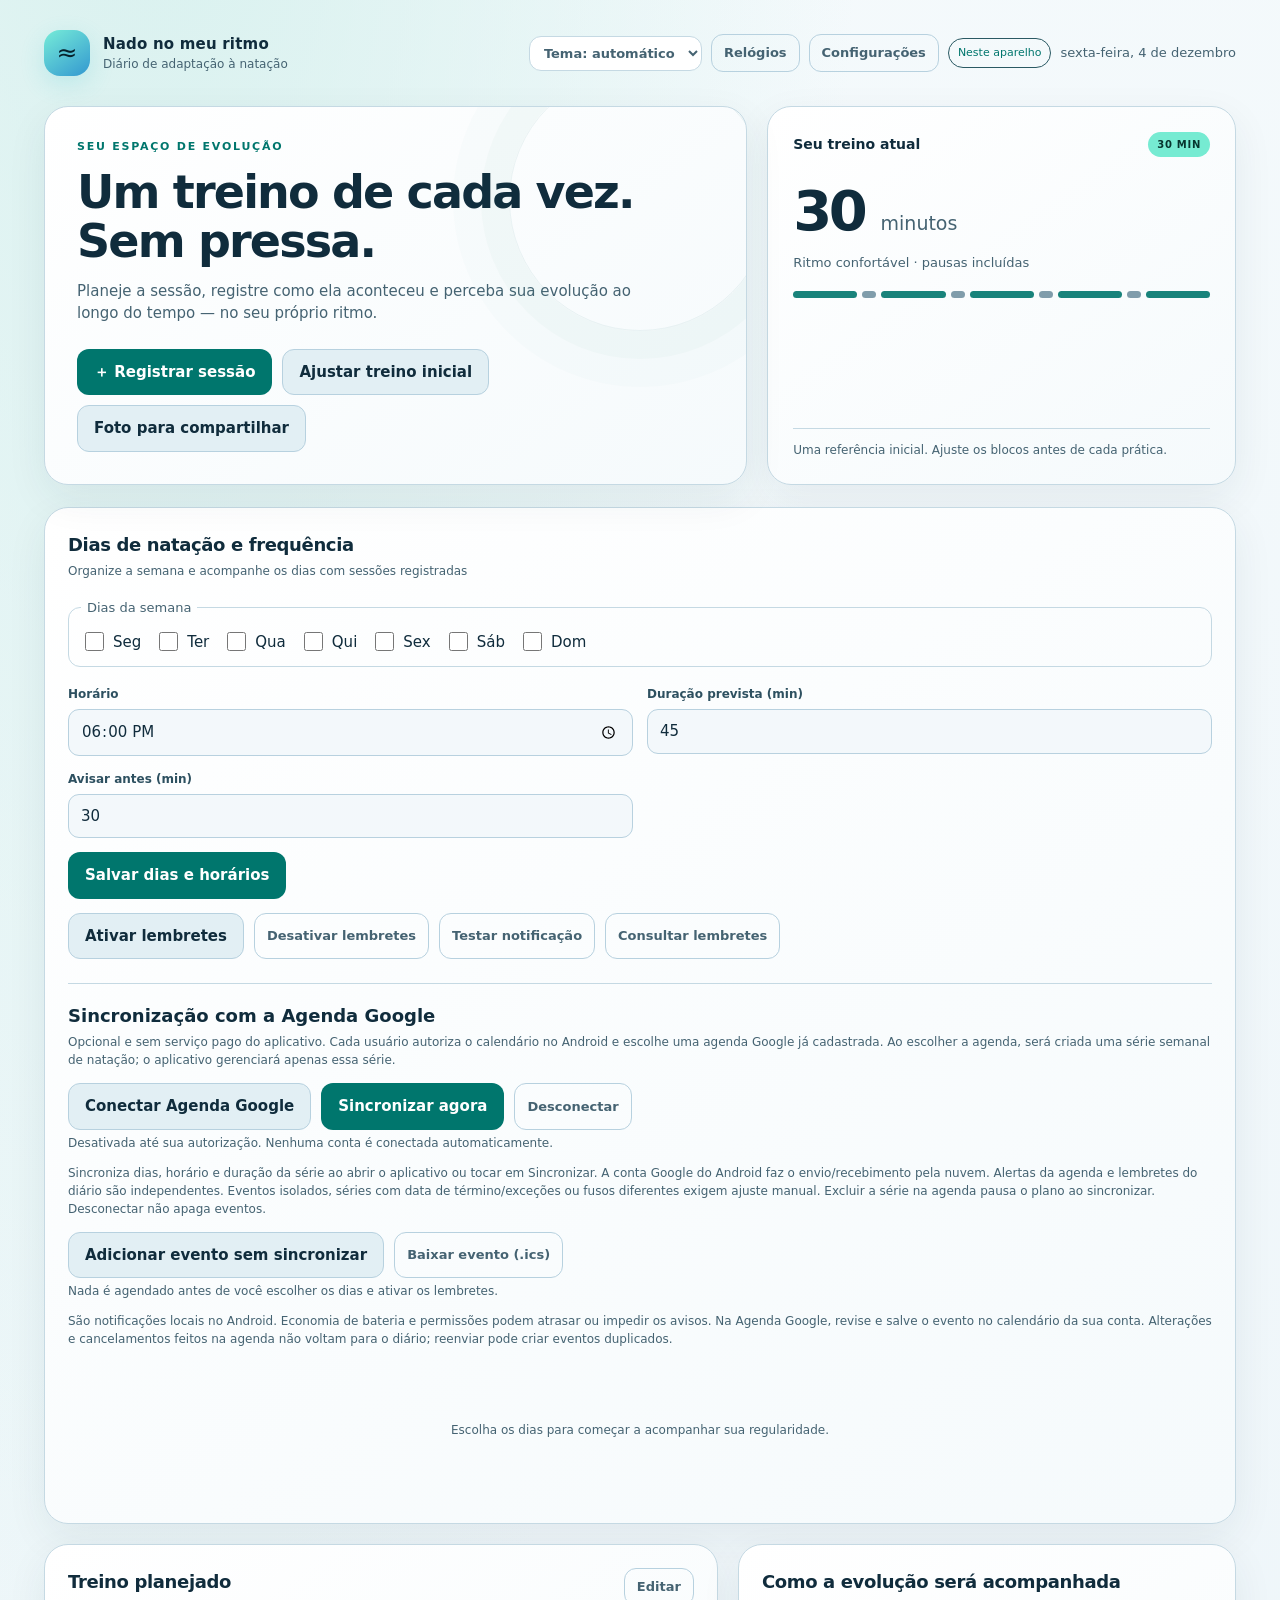
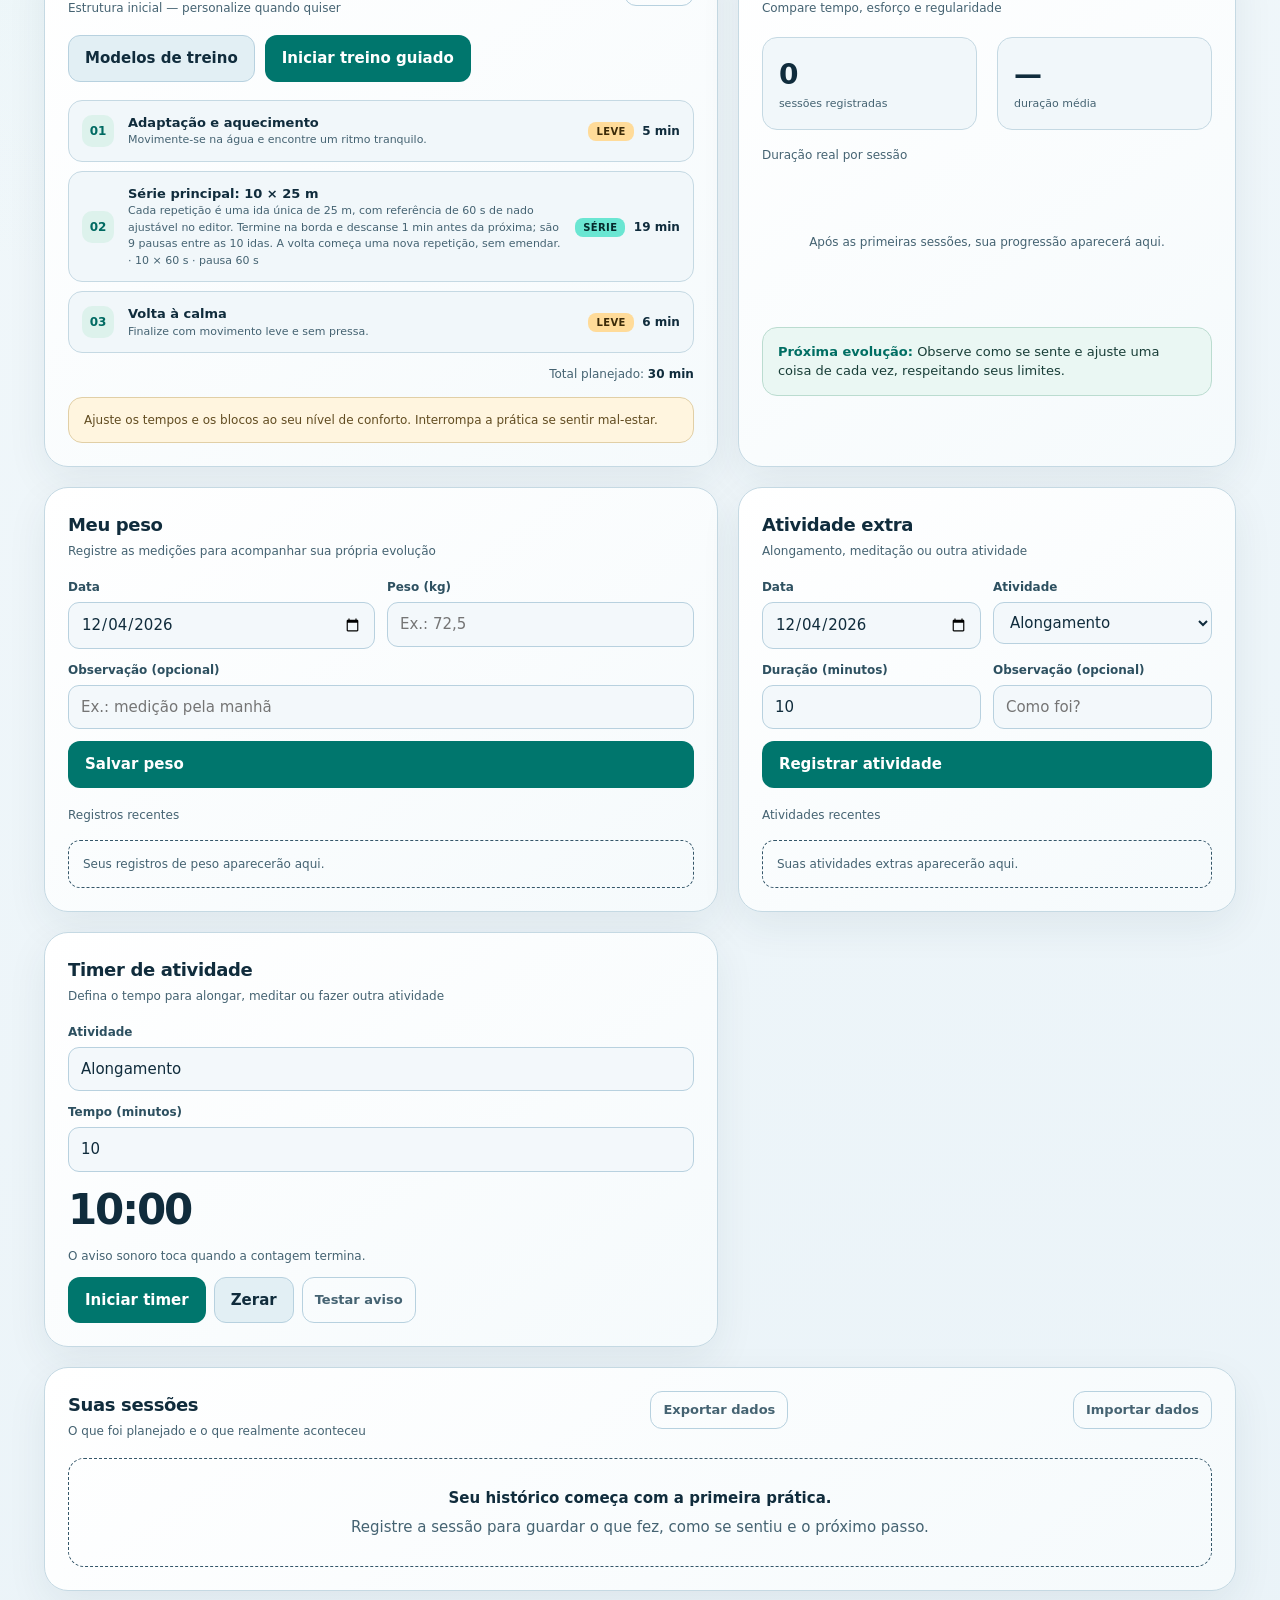
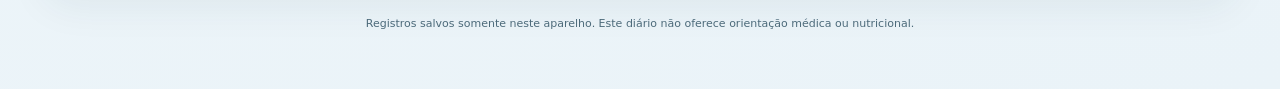
<file: index.html>
<!DOCTYPE html>
<html lang="pt-BR">
 <head>
  <meta content="default-src 'none'; script-src 'self'; style-src 'self' 'unsafe-inline'; img-src 'self' data: blob:; connect-src 'none'; media-src 'self' blob: data:; object-src 'none'; base-uri 'none'; form-action 'none'; frame-src 'none'" http-equiv="Content-Security-Policy"/>
  <meta charset="utf-8"/>
  <meta content="width=device-width,initial-scale=1" name="viewport"/>
  <meta content="#071b2a" name="theme-color"/>
  <meta content="Diário pessoal para ajustar treinos de natação, registrar sessões e acompanhar a evolução no seu ritmo." name="description"/>
  <meta content="yes" name="apple-mobile-web-app-capable"/>
  <meta content="black-translucent" name="apple-mobile-web-app-status-bar-style"/>
  <link href="manifest.webmanifest" rel="manifest"/>
  <link href="icon.svg" rel="icon" type="image/svg+xml"/>
  <link href="icon.svg" rel="apple-touch-icon"/>
  <title>
   Nado no meu ritmo
  </title>
  <script src="appearance.js"></script>
  <link href="styles.css" rel="stylesheet"/>
  <script src="settings.js">
  </script>
  <script src="local-store.js">
  </script>
 </head>
 <body>
  <div class="shell" id="appShell" style="display:block">
   <header class="topbar">
    <div class="brand">
     <div class="brand-mark">
      ≈
     </div>
     <div>
      <div class="brand-name">
       Nado no meu ritmo
      </div>
      <div class="brand-sub">
       Diário de adaptação à natação
      </div>
     </div>
    </div>
    <div class="top-actions">
     <button class="btn btn-quiet" id="settingsBtn" type="button">
      Configurações
     </button>
     <span class="sync-status" id="syncStatus">
      Sincronizado
     </span>
     <button class="btn btn-quiet" id="installBtn" style="display:none">
      Instalar no celular
     </button>
     <div class="today" id="today">
     </div>
    </div>
   </header>
   <section class="hero">
    <div class="hero-main">
     <div class="eyebrow">
      Seu espaço de evolução
     </div>
     <h1>
      Um treino de cada vez.
      <br/>
      Sem pressa.
     </h1>
     <p>
      Planeje a sessão, registre como ela aconteceu e perceba sua evolução ao longo do tempo — no seu próprio ritmo.
     </p>
     <div class="actions">
      <button class="btn btn-primary" id="startBtn">
       ＋ Registrar sessão
      </button>
      <button class="btn btn-secondary" id="editPlanBtn">
       Ajustar treino inicial
      </button>
     </div>
    </div>
    <div class="hero-side">
     <div>
      <div class="side-head">
       <div class="side-title">
        Seu treino atual
       </div>
       <span class="pill" id="heroDuration">
        30 MIN
       </span>
      </div>
      <div class="big-time">
       <b id="heroMinutes">30</b>
       <span>
        minutos
       </span>
      </div>
      <div class="side-caption">
       Ritmo confortável · pausas incluídas
      </div>
      <div aria-hidden="true" class="mini-blocks">
       <i>
       </i>
       <i>
       </i>
       <i>
       </i>
       <i>
       </i>
       <i>
       </i>
       <i>
       </i>
       <i>
       </i>
       <i>
       </i>
       <i>
       </i>
      </div>
     </div>
     <div class="side-foot">
      Uma referência inicial. Ajuste os blocos antes de cada prática.
     </div>
    </div>
   </section>
   <main class="grid">
    <section class="card">
     <div class="card-head">
      <div>
       <h2>
        Treino planejado
       </h2>
       <div class="sub">
        Estrutura inicial — personalize quando quiser
       </div>
      </div>
      <button class="btn btn-quiet" id="editPlanBtn2">
       Editar
      </button>
     </div>
     <div class="actions workout-tools">
      <button class="btn btn-secondary" id="workoutLibrary" type="button">Modelos de treino</button>
      <button class="btn btn-primary" id="workoutStart" type="button">Iniciar treino guiado</button>
     </div>
     <div class="schedule" id="schedule">
     </div>
     <div class="food-note">
      Ajuste os tempos e os blocos ao seu nível de conforto. Interrompa a prática se sentir mal-estar.
     </div>
    </section>
    <section class="card">
     <div class="card-head">
      <div>
       <h2>
        Como a evolução será acompanhada
       </h2>
       <div class="sub">
        Compare tempo, esforço e regularidade
       </div>
      </div>
     </div>
     <div class="progress">
      <div class="metric">
       <div class="metric-value" id="countMetric">
        0
       </div>
       <div class="metric-label">
        sessões registradas
       </div>
      </div>
      <div class="metric">
       <div class="metric-value" id="durationMetric">
        —
       </div>
       <div class="metric-label">
        duração média
       </div>
      </div>
     </div>
     <div style="margin-top:16px">
      <div class="sub" style="margin-bottom:8px">
       Duração real por sessão
      </div>
      <div id="chartWrap">
      </div>
     </div>
     <div class="plan-next" id="nextPlan" style="margin-top:15px">
      <b>
       Próxima evolução:
      </b>
      comece observando como se sente com os blocos atuais. Depois, ajuste uma coisa de cada vez.
     </div>
    </section>
    <section class="card workout-card" id="workoutCard" hidden aria-labelledby="workoutHeading">
     <div class="eyebrow">Treino em andamento</div>
     <h2 id="workoutHeading">Execução guiada</h2>
     <div id="workoutPhase" class="workout-phase" role="status"></div>
     <div id="workoutClock" class="timer-display" role="timer" aria-label="Tempo restante na etapa">00:00</div>
     <progress id="workoutProgress" max="1" value="0" aria-label="Progresso do treino"></progress>
     <p id="workoutDetail" class="sub"></p>
     <div class="actions">
      <button id="workoutPause" class="btn btn-primary" type="button">Pausar</button>
      <button id="workoutCancel" class="btn btn-secondary" type="button">Encerrar treino</button>
      <button id="workoutRegister" class="btn btn-primary" type="button" hidden>Registrar este treino</button>
     </div>
     <p class="sub">Mantenha o aplicativo aberto e a tela ligada. O aviso sonoro depende do volume do aparelho; com a tela bloqueada, o sistema pode suspender os avisos.</p>
    </section>
    <section class="card wellness-card">
     <div class="card-head">
      <div>
       <h2>
        Meu peso
       </h2>
       <div class="sub">
        Registre as medições para acompanhar sua própria evolução
       </div>
      </div>
     </div>
     <form class="wellness-form" id="weightForm">
      <div class="field">
       <label for="weightDate">
        Data
       </label>
       <input id="weightDate" required="" type="date"/>
      </div>
      <div class="field">
       <label for="weightKg">
        Peso (kg)
       </label>
       <input id="weightKg" max="500" min="1" placeholder="Ex.: 72,5" required="" step="0.1" type="number"/>
      </div>
      <div class="field full">
       <label for="weightNotes">
        Observação (opcional)
       </label>
       <input id="weightNotes" maxlength="200" placeholder="Ex.: medição pela manhã"/>
      </div>
      <button class="btn btn-primary field full" type="submit">
       Salvar peso
      </button>
     </form>
     <div class="sub" style="margin-top:18px">
      Registros recentes
     </div>
     <div class="wellness-list" id="weightList">
     </div>
    </section>
    <section class="card wellness-card">
     <div class="card-head">
      <div>
       <h2>
        Atividade extra
       </h2>
       <div class="sub">
        Alongamento, meditação ou outra atividade
       </div>
      </div>
     </div>
     <form class="wellness-form" id="activityForm">
      <div class="field">
       <label for="activityDate">
        Data
       </label>
       <input id="activityDate" required="" type="date"/>
      </div>
      <div class="field">
       <label for="activityType">
        Atividade
       </label>
       <select id="activityType">
        <option>
         Alongamento
        </option>
        <option>
         Meditação
        </option>
        <option>
         Outra
        </option>
       </select>
      </div>
      <div class="field">
       <label for="activityMinutes">
        Duração (minutos)
       </label>
       <input id="activityMinutes" max="360" min="1" required="" type="number" value="10"/>
      </div>
      <div class="field">
       <label for="activityNotes">
        Observação (opcional)
       </label>
       <input id="activityNotes" maxlength="200" placeholder="Como foi?"/>
      </div>
      <button class="btn btn-primary field full" type="submit">
       Registrar atividade
      </button>
     </form>
     <div class="sub" style="margin-top:18px">
      Atividades recentes
     </div>
     <div class="wellness-list" id="activityList">
     </div>
    </section>
    <section class="card wellness-card">
     <div class="card-head">
      <div>
       <h2>
        Timer de atividade
       </h2>
       <div class="sub">
        Defina o tempo para alongar, meditar ou fazer outra atividade
       </div>
      </div>
     </div>
     <div class="field">
      <label for="timerActivity">
       Atividade
      </label>
      <input id="timerActivity" maxlength="60" value="Alongamento"/>
     </div>
     <div class="field" style="margin-top:12px">
      <label for="timerMinutes">
       Tempo (minutos)
      </label>
      <input id="timerMinutes" max="180" min="1" type="number" value="10"/>
     </div>
     <div aria-live="polite" class="timer-display" id="timerDisplay">
      10:00
     </div>
     <div class="timer-status" id="timerStatus">
      O aviso sonoro toca quando a contagem termina.
     </div>
     <div class="timer-actions">
      <button class="btn btn-primary" id="timerStart" type="button">
       Iniciar timer
      </button>
      <button class="btn btn-secondary" id="timerReset" type="button">
       Zerar
      </button>
      <button class="btn btn-quiet" id="timerTest" type="button">
       Testar aviso
      </button>
      <button class="btn btn-quiet" id="timerAndroid" style="display:none" type="button">
       Usar cronômetro do Android
      </button>
     </div>
    </section>
    <section class="card history-card">
     <div class="card-head">
      <div>
       <h2>
        Suas sessões
       </h2>
       <div class="sub">
        O que foi planejado e o que realmente aconteceu
       </div>
      </div>
      <button class="btn btn-quiet" id="exportBtn">
       Exportar dados
      </button>
      <button class="btn btn-quiet" id="importBtn" type="button">
       Importar dados
      </button>
      <input accept="application/json,.json" class="sr" id="importFile" type="file"/>
     </div>
     <div id="history">
     </div>
    </section>
   </main>
   <div class="disclaimer">
    Registros salvos somente neste aparelho. Este diário não oferece orientação médica ou nutricional.
   </div>
  </div>
  <div class="modal-backdrop" id="modalBackdrop">
   <div aria-labelledby="modalTitle" aria-modal="true" class="modal" role="dialog">
    <div class="modal-head">
     <h2 id="modalTitle">
      Registrar sessão
     </h2>
     <button aria-label="Fechar" class="close" id="closeModal">
      ×
     </button>
    </div>
    <form id="sessionForm">
     <div class="form-grid">
      <div class="field">
       <label for="sessionDate">
        Data da prática
       </label>
       <input id="sessionDate" required="" type="date"/>
      </div>
      <div class="field">
       <label for="durationActual">
        Duração real (minutos)
       </label>
       <input id="durationActual" max="240" min="1" required="" type="number" value="30"/>
      </div>
      <div class="field">
       <label for="effort">
        Percepção de esforço
       </label>
       <select id="effort">
        <option>
         Leve
        </option>
        <option selected="">
         Confortável
        </option>
        <option>
         Moderado
        </option>
        <option>
         Alto
        </option>
        <option>
         Muito alto
        </option>
       </select>
      </div>
      <div class="field">
       <label for="progressNote">
        Evolução planejada para a próxima
       </label>
       <input id="progressNote" placeholder="Ex.: repetir os blocos e observar o ritmo"/>
      </div>
      <div class="field full">
       <label for="notes">
        Observações da sessão
       </label>
       <textarea id="notes" placeholder="Como foi? O que ficou fácil ou pediu mais pausa?"></textarea>
      </div>
      <div class="actual-title">
       Blocos realizados na prática
      </div>
      <div class="field full">
       <label for="actualBlocks">
        Descreva os blocos feitos (um por linha)
       </label>
       <textarea id="actualBlocks" placeholder="Ex.: 5 min de adaptação\n3 min nado + 1 min descanso (4 vezes)\n5 min nado leve"></textarea>
      </div>
     </div>
     <div class="modal-footer">
      <span class="sub">
       A sessão salva seu treino atual como planejado.
      </span>
      <button class="btn btn-primary" type="submit">
       Salvar sessão
      </button>
     </div>
    </form>
   </div>
  </div>
  <div class="toast" id="toast" role="status">
  </div>
  <script src="app.js">
  </script>
  <script src="health-connect.js"></script>
  <script src="training-planner.js"></script>
  <script src="calendar-sync.js"></script>
  <script src="photo-studio.js"></script>
<script src="auto-backup.js"></script>
 </body>
</html>
</file>
<file: styles.css>
:root{--bg:#071b2a;--panel:#10293a;--panel2:#153447;--line:#26495c;--text:#eef8fb;--muted:#a7c0cc;--aqua:#61e3d1;--blue:#73b9ff;--gold:#f5c978;--red:#ff9a92;--shadow:0 18px 50px #0003}*{box-sizing:border-box}body{margin:0;background:radial-gradient(ellipse at 12% -15%,#164c5d 0,transparent 40%),linear-gradient(160deg,#071b2a,#0a2232 60%,#0d2a38);color:var(--text);font:15px/1.5 Inter,ui-sans-serif,system-ui,-apple-system,"Segoe UI",sans-serif;min-height:100vh}button,input,select,textarea{font:inherit}button{cursor:pointer}.shell{max-width:1240px;margin:auto;padding:30px 24px 56px}.topbar{display:flex;justify-content:space-between;align-items:center;gap:18px;margin-bottom:30px}.brand{display:flex;align-items:center;gap:13px}.brand-mark{height:46px;width:46px;border-radius:16px;display:grid;place-items:center;background:linear-gradient(145deg,#76ecd8,#3398d0);color:#06212c;font-size:25px;box-shadow:0 8px 25px #35c2cc33}.brand-name{font-weight:750;letter-spacing:.2px}.brand-sub{font-size:12px;color:var(--muted)}.today{color:var(--muted);font-size:13px}.hero{display:grid;grid-template-columns:1.2fr .8fr;gap:20px;margin-bottom:22px}.hero-main,.hero-side,.card{background:linear-gradient(145deg,#102b3d,#0e2637);border:1px solid #234657;border-radius:24px;box-shadow:var(--shadow)}.hero-main{padding:32px;position:relative;overflow:hidden}.hero-main:after{content:"";position:absolute;right:-25px;top:-38px;width:260px;height:260px;border-radius:50%;border:1px solid #5be5d11c;box-shadow:0 0 0 28px #5be5d10a,0 0 0 56px #5be5d107}.eyebrow{font-size:11px;letter-spacing:.16em;text-transform:uppercase;color:var(--aqua);font-weight:750}.hero h1{font-size:clamp(29px,4vw,46px);line-height:1.08;margin:12px 0 13px;max-width:680px;letter-spacing:-.04em}.hero p{color:var(--muted);max-width:600px;margin:0 0 24px}.actions{display:flex;gap:10px;flex-wrap:wrap}.btn{border:1px solid transparent;border-radius:12px;padding:11px 16px;font-weight:700;transition:.2s}.btn:hover{transform:translateY(-1px)}.btn-primary{background:var(--aqua);color:#07272f}.btn-secondary{background:#19394b;border-color:#31576a;color:var(--text)}.btn-quiet{background:transparent;border-color:#31576a;color:var(--muted);padding:8px 12px;font-size:13px}.hero-side{padding:25px;display:flex;flex-direction:column;justify-content:space-between;background:linear-gradient(145deg,#123548,#0e2939)}.side-head{display:flex;justify-content:space-between;align-items:center}.side-title{font-size:14px;font-weight:700}.pill{color:#07352f;background:#76ebd2;border-radius:99px;padding:5px 9px;font-size:10px;font-weight:800;letter-spacing:.07em}.big-time{font-size:56px;font-weight:780;letter-spacing:-.06em;margin:12px 0 0}.big-time span{font-size:19px;color:var(--muted);letter-spacing:0;font-weight:500}.side-caption{font-size:13px;color:var(--muted)}.mini-blocks{display:flex;gap:5px;margin:18px 0}.mini-blocks i{height:7px;border-radius:9px;background:var(--aqua);flex:1;opacity:.9}.mini-blocks i:nth-child(even){background:#4c7488;max-width:14px;opacity:.7}.side-foot{font-size:12px;color:var(--muted);border-top:1px solid #2d4b5b;padding-top:12px}.grid{display:grid;grid-template-columns:1.15fr .85fr;gap:20px}.card{padding:23px}.card-head{display:flex;justify-content:space-between;align-items:flex-start;gap:12px;margin-bottom:18px}.card h2{font-size:18px;margin:0;letter-spacing:-.02em}.sub{color:var(--muted);font-size:12px;margin-top:4px}.schedule{display:flex;flex-direction:column;gap:9px}.step{display:grid;grid-template-columns:34px 1fr auto;gap:12px;align-items:center;padding:12px 13px;border:1px solid #27485b;border-radius:14px;background:#0b2232}.step-num{height:32px;width:32px;border-radius:10px;background:#173d4c;color:var(--aqua);font-weight:800;display:grid;place-items:center;font-size:12px}.step-name{font-size:13px;font-weight:700}.step-detail{font-size:11px;color:var(--muted)}.step-time{font-size:12px;font-weight:750;white-space:nowrap}.swim-chip,.rest-chip,.easy-chip,.series-chip{font-size:10px;font-weight:800;letter-spacing:.04em;padding:4px 8px;border-radius:8px;color:#062a2c;background:#6ae6d2}.rest-chip{color:#d7e9f1;background:#2a4c61}.easy-chip{background:#ffdb99;color:#3b2a08}.food-note{margin-top:14px;padding:13px 15px;border:1px solid #3e5260;background:#192e39;border-radius:14px;color:#c5d4d8;font-size:12px}.food-note b{color:#ffe0a9}.history-card{grid-column:1/-1}.history-empty{padding:28px;text-align:center;border:1px dashed #345669;border-radius:16px;color:var(--muted)}.history-empty strong{display:block;color:var(--text);margin-bottom:6px}.history-list{display:flex;flex-direction:column;gap:10px}.session-row{display:grid;grid-template-columns:1.2fr .7fr .8fr 1.3fr auto;gap:14px;align-items:center;border:1px solid #254557;background:#0b2231;border-radius:15px;padding:14px}.row-date{font-weight:700}.row-date small,.row-label{display:block;color:var(--muted);font-size:11px;font-weight:500}.effort{display:flex;align-items:center;gap:7px}.effort-dot{height:8px;width:8px;border-radius:50%;background:var(--aqua)}.effort[data-level="Alto"] .effort-dot{background:var(--gold)}.effort[data-level="Muito alto"] .effort-dot{background:var(--red)}.tag{background:#1b3b4d;border-radius:99px;padding:5px 9px;font-size:11px;color:#d1e4eb;white-space:nowrap}.delete{border:0;background:none;color:#829eac;font-size:18px}.progress{display:grid;grid-template-columns:1fr 1fr;gap:20px;margin-top:20px}.metric{border:1px solid #29495a;border-radius:15px;background:#0b2231;padding:16px}.metric-value{font-size:28px;font-weight:770;letter-spacing:-.04em}.metric-label{font-size:11px;color:var(--muted)}.chart{height:140px;width:100%;display:block}.chart-empty{height:140px;display:grid;place-items:center;color:var(--muted);font-size:12px}.chart-labels{display:flex;justify-content:space-between;color:#829eac;font-size:10px;margin-top:-5px}.plan-next{padding:14px 15px;background:#102f3e;border:1px solid #2a5963;border-radius:15px;color:#d7e8ec;font-size:13px}.plan-next b{color:var(--aqua)}.modal-backdrop{position:fixed;inset:0;background:#03111cc9;backdrop-filter:blur(6px);display:none;align-items:center;justify-content:center;padding:18px;z-index:5}.modal-backdrop.open{display:flex}.modal{width:min(700px,100%);max-height:92vh;overflow:auto;background:#10293a;border:1px solid #315265;border-radius:22px;padding:25px;box-shadow:0 35px 90px #0008}.modal-head{display:flex;justify-content:space-between;align-items:center;margin-bottom:20px}.modal-head h2{margin:0;font-size:21px}.close{border:0;background:none;color:var(--muted);font-size:24px}.form-grid{display:grid;grid-template-columns:1fr 1fr;gap:14px}.field{display:flex;flex-direction:column;gap:6px}.field.full{grid-column:1/-1}.field label{font-size:12px;color:#c4d8df;font-weight:700}.field input,.field select,.field textarea{width:100%;padding:10px 12px;border:1px solid #315366;border-radius:11px;background:#0a2030;color:var(--text);outline:none}.field textarea{resize:vertical;min-height:76px}.field input:focus,.field select:focus,.field textarea:focus{border-color:var(--aqua);box-shadow:0 0 0 3px #61e3d120}.block-editor{grid-column:1/-1;border:1px solid #2b4d60;border-radius:14px;padding:14px}.block-editor-title{font-size:12px;font-weight:750;margin-bottom:9px;display:flex;justify-content:space-between}.block-line{display:grid;grid-template-columns:1fr 84px 82px 34px;gap:7px;margin:7px 0}.block-line input,.block-line select{min-width:0;padding:8px;border:1px solid #315366;border-radius:9px;background:#0a2030;color:var(--text);font-size:12px}.block-line button{background:#19394b;border:0;color:#b7cbd3;border-radius:9px}.modal-footer{display:flex;justify-content:space-between;align-items:center;margin-top:18px;gap:8px}.actual-title{grid-column:1/-1;font-size:12px;text-transform:uppercase;letter-spacing:.08em;color:var(--aqua);font-weight:800;border-top:1px solid #294859;padding-top:16px}.toast{position:fixed;bottom:22px;left:50%;transform:translate(-50%,20px);opacity:0;background:#d8fff6;color:#08272c;padding:11px 17px;border-radius:99px;font-weight:750;font-size:13px;transition:.25s;z-index:10}.toast.show{opacity:1;transform:translate(-50%,0)}.disclaimer{color:#7895a2;text-align:center;margin-top:25px;font-size:11px}.sr{position:absolute;width:1px;height:1px;padding:0;margin:-1px;overflow:hidden;clip:rect(0,0,0,0);white-space:nowrap;border:0}@media(max-width:800px){.hero,.grid{grid-template-columns:1fr}.hero-side{min-height:220px}.history-card{grid-column:auto}.progress{grid-template-columns:1fr}.session-row{grid-template-columns:1fr 1fr;gap:10px}.session-row>:nth-child(4){grid-column:1/-1}.session-row>:last-child{justify-self:end}.shell{padding:20px 14px 40px}.hero-main{padding:25px}.today{display:none}}@media(max-width:480px){.form-grid{grid-template-columns:1fr}.field.full,.block-editor,.actual-title{grid-column:auto}.block-line{grid-template-columns:1fr 68px 74px 31px}.modal{padding:18px}.card{padding:18px}}
.top-actions{display:flex;align-items:center;gap:9px}.sync-status{font-size:11px;color:var(--aqua);padding:6px 9px;border:1px solid #2a5963;border-radius:99px}.sync-status[data-state="busy"]{color:var(--gold)}.sync-status[data-state="error"]{color:var(--red)}@media(max-width:800px){.topbar{align-items:flex-start}.top-actions{flex-wrap:wrap;justify-content:flex-end}.sync-status{display:none}}@media(max-width:480px){.top-actions{gap:5px}}
.wellness-card{min-width:0}.wellness-form{display:grid;grid-template-columns:1fr 1fr;gap:12px}.wellness-form .field.full{grid-column:1/-1}.wellness-list{display:flex;flex-direction:column;gap:8px;margin-top:16px}.wellness-row{display:flex;justify-content:space-between;gap:12px;align-items:center;padding:10px 12px;border:1px solid #254557;background:#0b2231;border-radius:12px;font-size:13px}.wellness-row small{display:block;color:var(--muted);font-size:11px}.wellness-empty{color:var(--muted);padding:14px;border:1px dashed #345669;border-radius:12px;font-size:12px}.timer-display{font-size:42px;font-weight:800;letter-spacing:-.05em;margin:6px 0}.timer-actions{display:flex;gap:8px;flex-wrap:wrap;margin-top:12px}.timer-status{font-size:12px;color:var(--muted);min-height:18px}@media(max-width:480px){.wellness-form{grid-template-columns:1fr}.wellness-form .field.full{grid-column:auto}}
button:disabled{opacity:.6;cursor:wait}
.settings-page{display:none;position:fixed;inset:0;z-index:6;overflow:auto;background:var(--bg);padding:22px 14px}.settings-page.open{display:block}.settings-content{max-width:780px;margin:auto}.settings-content .card{margin-bottom:18px}.settings-content p{color:var(--muted)}.settings-content h1{font-size:24px;margin:0}.settings-content .actions{margin-top:18px}.password-dialog{max-width:440px;width:90%;background:var(--panel);color:var(--text);border:1px solid var(--line);border-radius:18px;padding:24px}.password-dialog::backdrop{background:#0009}.password-dialog input{display:block;width:100%;padding:12px;margin:8px 0;background:var(--bg);color:var(--text);border:1px solid var(--line);border-radius:8px}.password-dialog button{padding:10px 16px;border:0;border-radius:10px;background:var(--aqua);color:var(--bg)}

/* Structured workouts */
[hidden]{display:none!important}.workout-tools{margin-bottom:18px}.workout-card{grid-column:1/-1;border-color:var(--aqua)}.workout-phase{font-size:22px;font-weight:750;margin-top:18px;overflow-wrap:anywhere}.workout-card progress{width:100%;height:12px;accent-color:var(--aqua)}.workout-models{display:grid;gap:14px}.workout-models h3{margin:0}.block-line{border-top:1px solid var(--line);padding-top:12px;margin-top:14px;grid-template-columns:repeat(3,minmax(0,1fr))}.block-line label{display:flex;flex-direction:column;gap:5px;color:var(--muted);font-size:12px}.block-line .block-name,.block-line .block-detail{grid-column:1/-1}.block-line button{min-height:40px;grid-column:1/-1}.block-line input:disabled{opacity:.45}.card,.step>div{min-width:0}.step-name,.step-detail{overflow-wrap:anywhere}.hero-main:after{pointer-events:none}.big-time b{font-weight:inherit}button:focus-visible{outline:2px solid var(--aqua);outline-offset:3px}@media(max-width:480px){.step{grid-template-columns:30px minmax(0,1fr)}.step-time{grid-column:2}.card-head{flex-wrap:wrap}.block-line{grid-template-columns:repeat(2,minmax(0,1fr))}.block-editor-title{gap:8px;align-items:center}}

.health-dialog{width:min(680px,calc(100% - 24px));max-height:90vh;overflow:auto;background:var(--panel);color:var(--text);border:1px solid var(--line);border-radius:22px;padding:22px}.health-dialog::backdrop{background:#03111cdd}.health-dialog h2{font-size:22px;margin:0}.health-dialog p,.health-dialog li{overflow-wrap:anywhere}.health-row{display:flex;align-items:flex-start;gap:12px;padding:14px 0;border-top:1px solid var(--line)}.health-row input{flex:none;width:20px;height:20px;margin-top:4px}.health-row span{min-width:0;overflow-wrap:anywhere}.health-row small{display:block;color:var(--muted);margin-top:4px}.health-dialog #healthSave{margin-top:14px}.health-dialog .modal-head{gap:10px}.health-dialog #healthMessage{font-size:13px;color:var(--muted)}@media(max-width:480px){.health-dialog{padding:18px}.topbar{flex-wrap:wrap}.top-actions{justify-content:flex-start}}

.training-days{border:1px solid var(--line);border-radius:12px;margin:0 0 18px;padding:12px;display:flex;gap:14px;flex-wrap:wrap}.training-days legend{color:var(--muted);font-size:13px;padding:0 6px}.training-days label{display:flex;align-items:center;gap:6px}.training-days input{width:19px;height:19px;accent-color:var(--aqua)}.training-actions{margin-top:14px}.training-week{display:grid;gap:8px;margin-top:16px}.training-week .wellness-row{flex-wrap:wrap}.training-card .progress{margin-top:18px}.training-card input{min-width:0}

.calendar-sync-box{margin-top:24px;border-top:1px solid var(--line);padding-top:18px}.calendar-sync-box h3{margin:0;font-size:18px}.calendar-sync-box p{overflow-wrap:anywhere}.calendar-sync-box .actions{margin-top:14px}

/* Appearance choices are independent from the exported photo frame. */
html[data-theme="dark"]{color-scheme:dark}html[data-theme="light"]{color-scheme:light;--bg:#f1f7fa;--panel:#fff;--panel2:#e7f1f6;--line:#c5d9e3;--text:#102c3c;--muted:#456372;--aqua:#00766d;--blue:#195f9e;--gold:#805408;--red:#ad2c2c;--shadow:0 14px 42px #183b4a12}
.appearance-control select{font:inherit;font-size:13px;font-weight:700;color:var(--muted);background:var(--panel);border:1px solid var(--line);border-radius:12px;padding:8px 10px;max-width:100%}.top-actions{flex-wrap:wrap;max-width:100%}.topbar{flex-wrap:wrap}
html[data-theme="light"] body{background:radial-gradient(ellipse at 12% -15%,#d5f0ed 0,transparent 45%),linear-gradient(160deg,#f5fafc,#eaf3f8)}
html[data-theme="light"] :is(.hero-main,.hero-side,.card){background:linear-gradient(145deg,#fff,#f5fafc);border-color:var(--line)}
html[data-theme="light"] .hero-main:after{border-color:#00766d12;box-shadow:0 0 0 28px #00766d06,0 0 0 56px #00766d04}
html[data-theme="light"] .btn-primary{color:#fff;background:#00766d}
html[data-theme="light"] .btn-secondary{background:#e2eff4;border-color:#b7d1df;color:var(--text)}
html[data-theme="light"] .btn-quiet{border-color:#b7d1df;color:var(--muted)}
html[data-theme="light"] :is(.step,.metric,.session-row,.wellness-row){background:#f1f7fa;border-color:var(--line)}
html[data-theme="light"] .step-num{background:#ddf2ec;color:#006a62}
html[data-theme="light"] .rest-chip{background:#d6e6ee;color:#18394b}
html[data-theme="light"] .food-note{background:#fff5df;border-color:#e1cfa6;color:#614c21}html[data-theme="light"] .food-note b{color:#65470e}
html[data-theme="light"] .tag{background:#e0edf4;color:#274d60}
html[data-theme="light"] .plan-next{background:#eaf7f3;border-color:#bbdcd0;color:#193e38}
html[data-theme="light"] .plan-next b{color:#006e63}
html[data-theme="light"] .modal{background:var(--panel);border-color:var(--line)}
html[data-theme="light"] .field label{color:#2d5060}
html[data-theme="light"] :is(.field input,.field select,.field textarea,.block-line input,.block-line select){background:#f3f8fb;border-color:#b8d1df;color:var(--text)}
html[data-theme="light"] .block-line button{background:#e2eef4;color:#31596d}
html[data-theme="light"] :is(.side-foot,.actual-title,.block-editor){border-color:var(--line)}
html[data-theme="light"] .chart polyline{stroke:#00766d}html[data-theme="light"] .chart circle{fill:#00766d}
html[data-theme="light"] :is(.chart-labels,.disclaimer,.delete){color:#4c6a7a}
.photo-dialog{width:min(760px,calc(100% - 24px));max-height:92vh;overflow:auto;background:var(--panel);color:var(--text);border:1px solid var(--line);border-radius:22px;padding:24px}.photo-dialog::backdrop{background:#03111ccc}.photo-dialog .modal-head{gap:12px}.photo-dialog h2{margin:0;font-size:22px}.photo-controls{display:grid;grid-template-columns:1fr 1fr;gap:14px;margin:18px 0}.photo-controls input[type="file"]{font-size:13px;min-width:0}.photo-controls .field{min-width:0}.photo-preview{display:flex;justify-content:center;background:var(--bg);padding:12px;border:1px solid var(--line);border-radius:16px;margin-bottom:18px}.photo-preview canvas{display:block;max-width:100%;width:auto;max-height:55vh;height:auto;object-fit:contain;border-radius:10px}.photo-dialog input,.photo-dialog select{min-width:0}.photo-dialog p{overflow-wrap:anywhere}@media(max-width:480px){.photo-dialog{padding:18px}.photo-controls{grid-template-columns:1fr}.photo-dialog h2{font-size:20px}}
</file>
